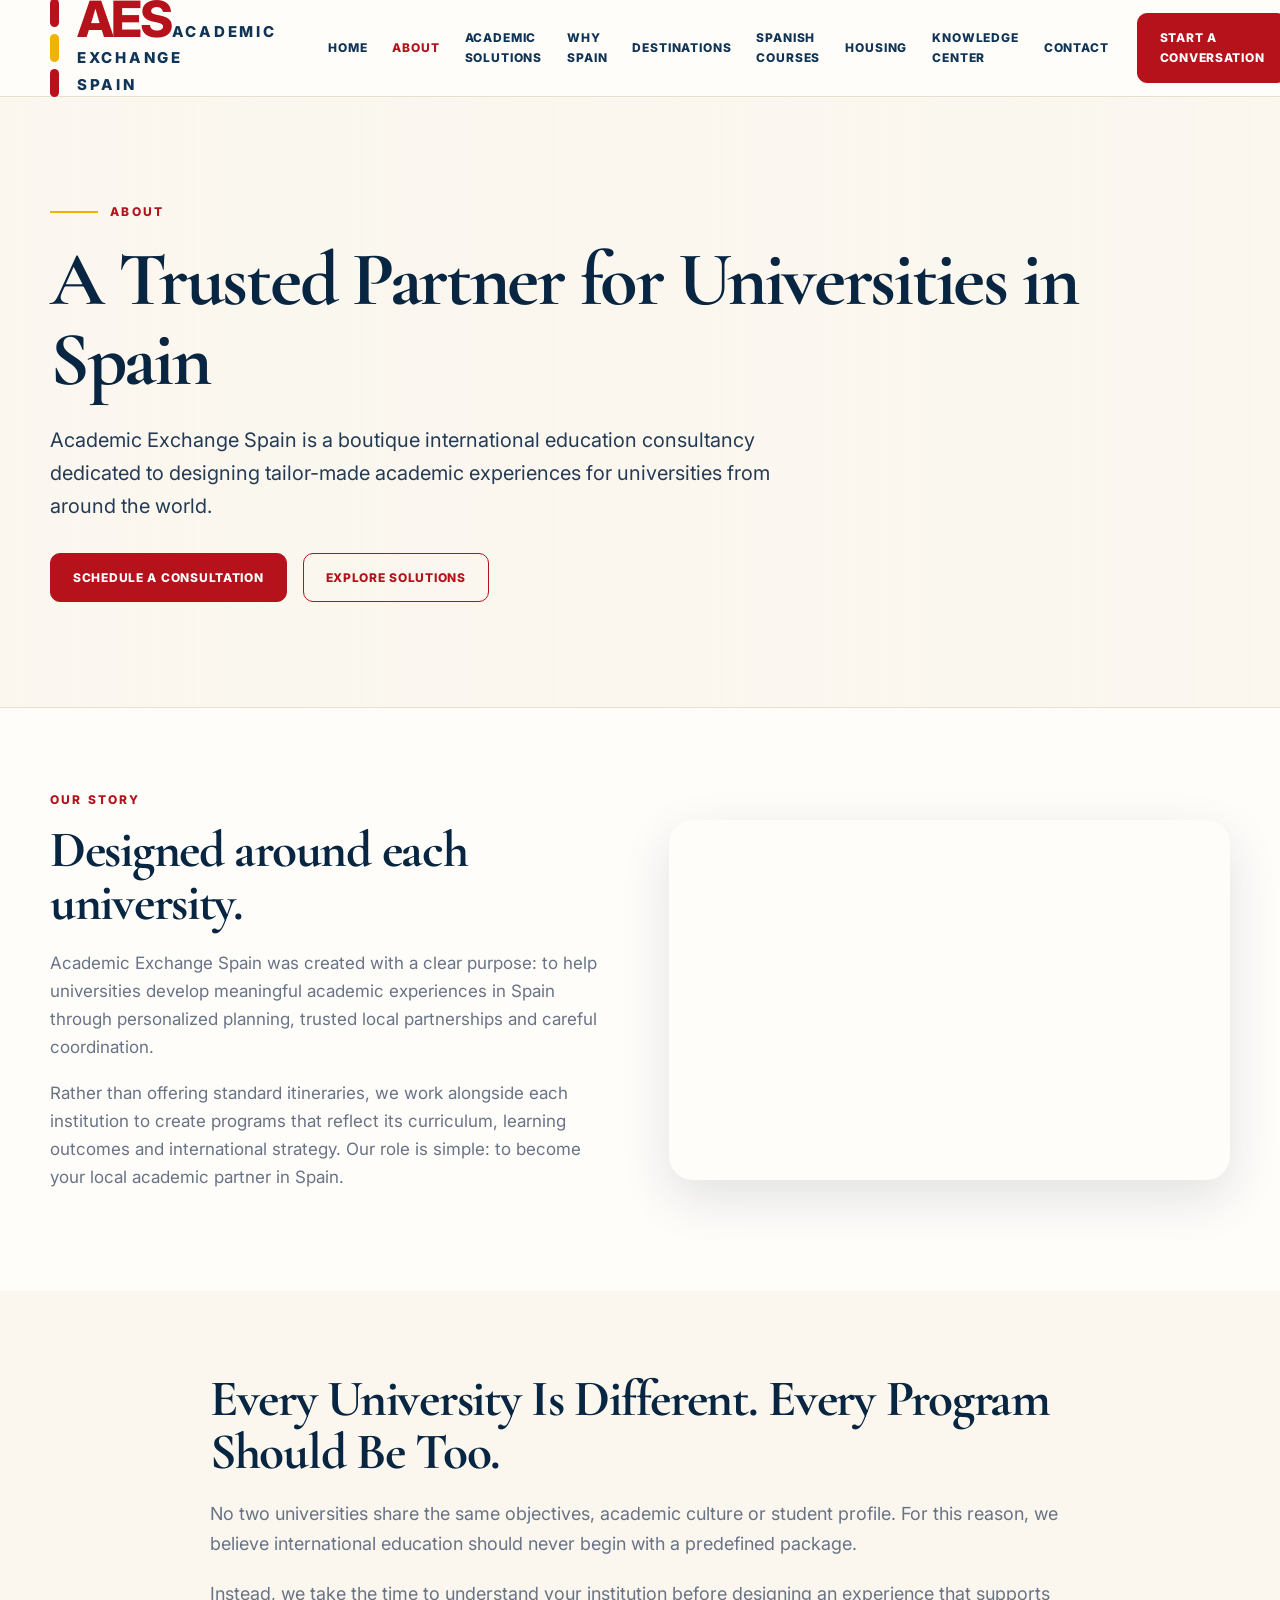
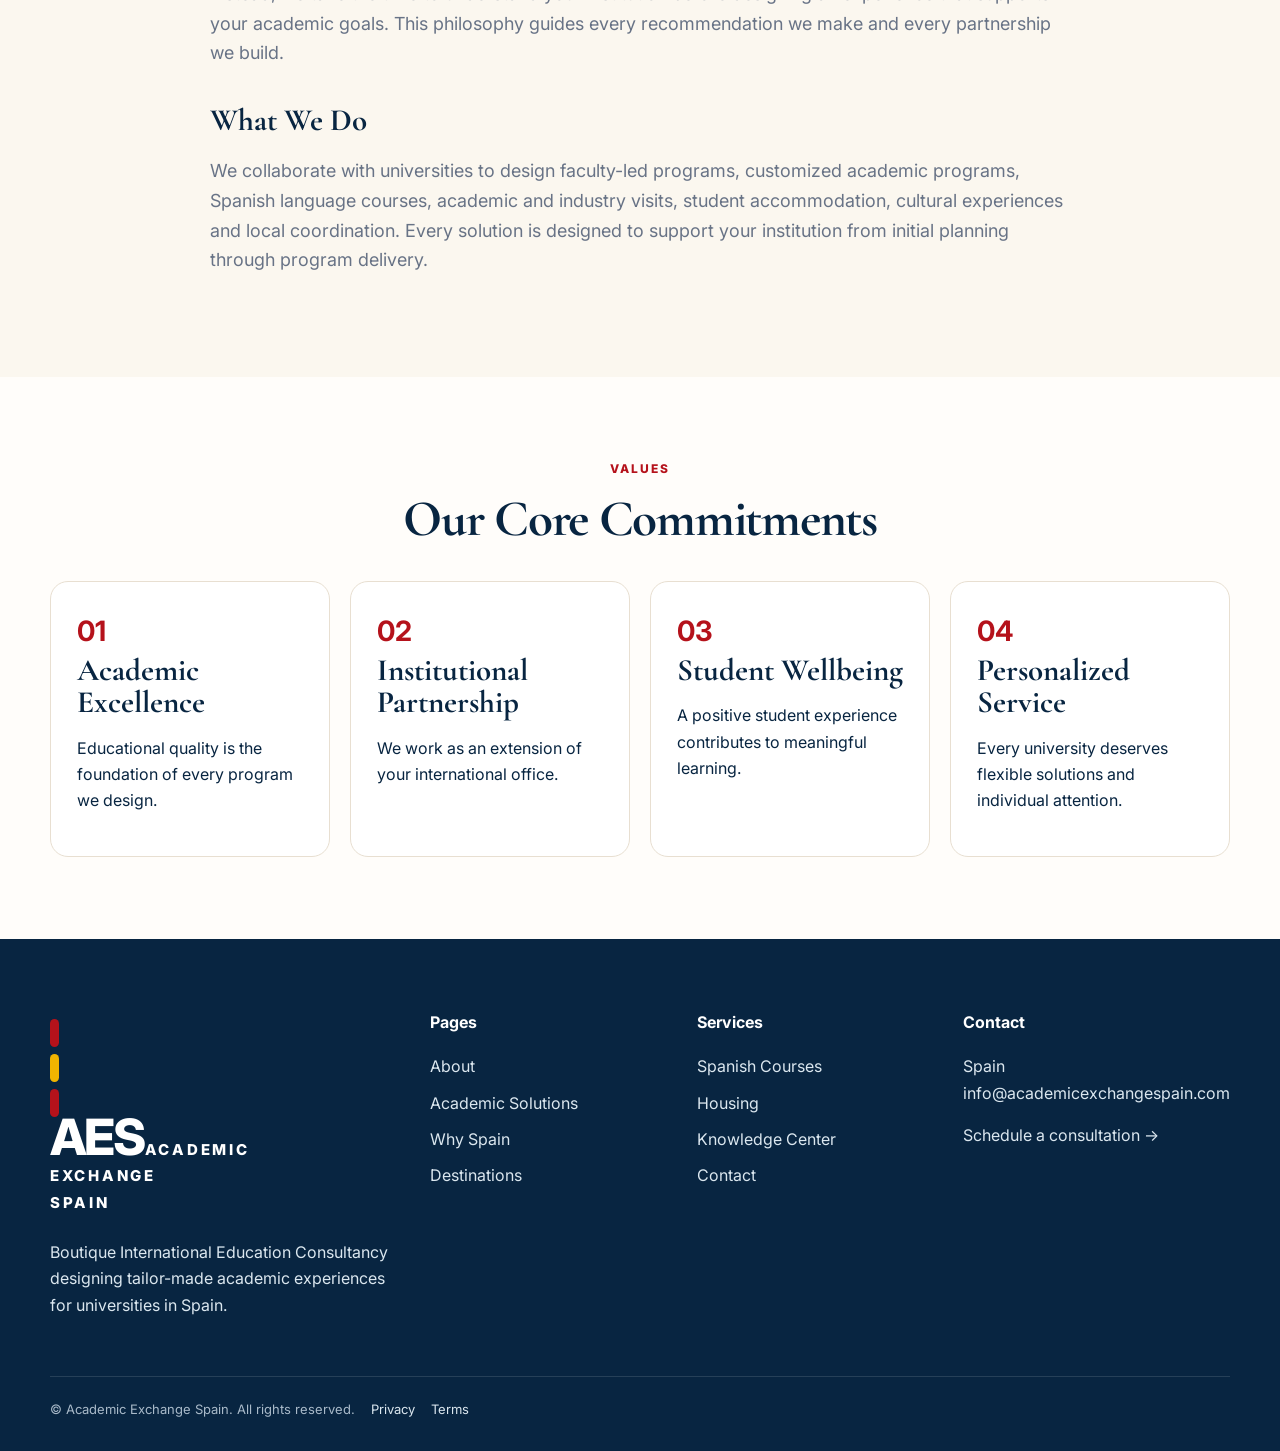
<file: about.html>
<!doctype html><html lang="en"><head><meta charset="utf-8"><meta name="viewport" content="width=device-width, initial-scale=1"><title>About | Academic Exchange Spain</title><meta name="description" content="About Academic Exchange Spain."><link rel="stylesheet" href="assets/css/styles.css"></head><body><header class="site-header"><div class="container nav"><a class="brand" href="index.html" aria-label="Academic Exchange Spain home"><span class="brand-mark"><i></i><i></i><i></i></span><span><span class="brand-aes">AES</span><span class="brand-name">Academic<br>Exchange<br>Spain</span></span></a><nav class="nav-links"><a class="" href="index.html">Home</a><a class="active" href="about.html">About</a><a class="" href="academic-solutions.html">Academic Solutions</a><a class="" href="why-spain.html">Why Spain</a><a class="" href="academic-destinations.html">Destinations</a><a class="" href="spanish-courses.html">Spanish Courses</a><a class="" href="housing.html">Housing</a><a class="" href="knowledge-center.html">Knowledge Center</a><a class="" href="contact.html">Contact</a></nav><a class="nav-cta" href="contact.html">Start a Conversation</a><button class="hamb" aria-label="Open menu">☰</button></div><div class="mobile-menu"><a href="index.html">Home</a><a href="about.html">About</a><a href="academic-solutions.html">Academic Solutions</a><a href="why-spain.html">Why Spain</a><a href="academic-destinations.html">Destinations</a><a href="spanish-courses.html">Spanish Courses</a><a href="housing.html">Housing</a><a href="knowledge-center.html">Knowledge Center</a><a href="contact.html">Contact</a></div></header><section class="page-hero" style="--hero:url('https://source.unsplash.com/1600x1000/?university,students,campus')"><div class="container"><div class="eyebrow">About</div><h1>A Trusted Partner for Universities in Spain</h1><p class="lead">Academic Exchange Spain is a boutique international education consultancy dedicated to designing tailor-made academic experiences for universities from around the world.</p><div class="btn-row"><a class="btn primary" href="contact.html">Schedule a Consultation</a><a class="btn outline" href="academic-solutions.html">Explore Solutions</a></div></div></section>
<section class="section white"><div class="container split"><div class="copy"><div class="label">Our Story</div><h2>Designed around each university.</h2><p>Academic Exchange Spain was created with a clear purpose: to help universities develop meaningful academic experiences in Spain through personalized planning, trusted local partnerships and careful coordination.</p><p>Rather than offering standard itineraries, we work alongside each institution to create programs that reflect its curriculum, learning outcomes and international strategy. Our role is simple: to become your local academic partner in Spain.</p></div><div class="photo" style="background-image:url('https://source.unsplash.com/1600x1000/?university,campus,students')"></div></div></section>
<section class="section"><div class="container long-text"><h2>Every University Is Different. Every Program Should Be Too.</h2><p>No two universities share the same objectives, academic culture or student profile. For this reason, we believe international education should never begin with a predefined package.</p><p>Instead, we take the time to understand your institution before designing an experience that supports your academic goals. This philosophy guides every recommendation we make and every partnership we build.</p><h3>What We Do</h3><p>We collaborate with universities to design faculty-led programs, customized academic programs, Spanish language courses, academic and industry visits, student accommodation, cultural experiences and local coordination. Every solution is designed to support your institution from initial planning through program delivery.</p></div></section>
<section class="section white"><div class="container"><div class="center"><div class="label">Values</div><h2>Our Core Commitments</h2></div><div class="feature-grid"><div class="feature"><b>01</b><h3>Academic Excellence</h3><p>Educational quality is the foundation of every program we design.</p></div><div class="feature"><b>02</b><h3>Institutional Partnership</h3><p>We work as an extension of your international office.</p></div><div class="feature"><b>03</b><h3>Student Wellbeing</h3><p>A positive student experience contributes to meaningful learning.</p></div><div class="feature"><b>04</b><h3>Personalized Service</h3><p>Every university deserves flexible solutions and individual attention.</p></div></div></div></section><footer class="footer"><div class="container"><div class="footer-grid"><div><a class="brand" href="index.html" aria-label="Academic Exchange Spain home"><span class="brand-mark"><i></i><i></i><i></i></span><span><span class="brand-aes">AES</span><span class="brand-name">Academic<br>Exchange<br>Spain</span></span></a><p style="margin-top:24px;max-width:360px">Boutique International Education Consultancy designing tailor-made academic experiences for universities in Spain.</p></div><div><h4>Pages</h4><a href="about.html">About</a><a href="academic-solutions.html">Academic Solutions</a><a href="why-spain.html">Why Spain</a><a href="academic-destinations.html">Destinations</a></div><div><h4>Services</h4><a href="spanish-courses.html">Spanish Courses</a><a href="housing.html">Housing</a><a href="knowledge-center.html">Knowledge Center</a><a href="contact.html">Contact</a></div><div><h4>Contact</h4><p>Spain<br>info@academicexchangespain.com</p><a href="contact.html">Schedule a consultation →</a></div></div><div class="copyright">© Academic Exchange Spain. All rights reserved. <a style="display:inline;margin-left:12px" href="privacy.html">Privacy</a> <a style="display:inline;margin-left:12px" href="terms.html">Terms</a></div></div></footer><script src="assets/js/main.js"></script></body></html>
</file>
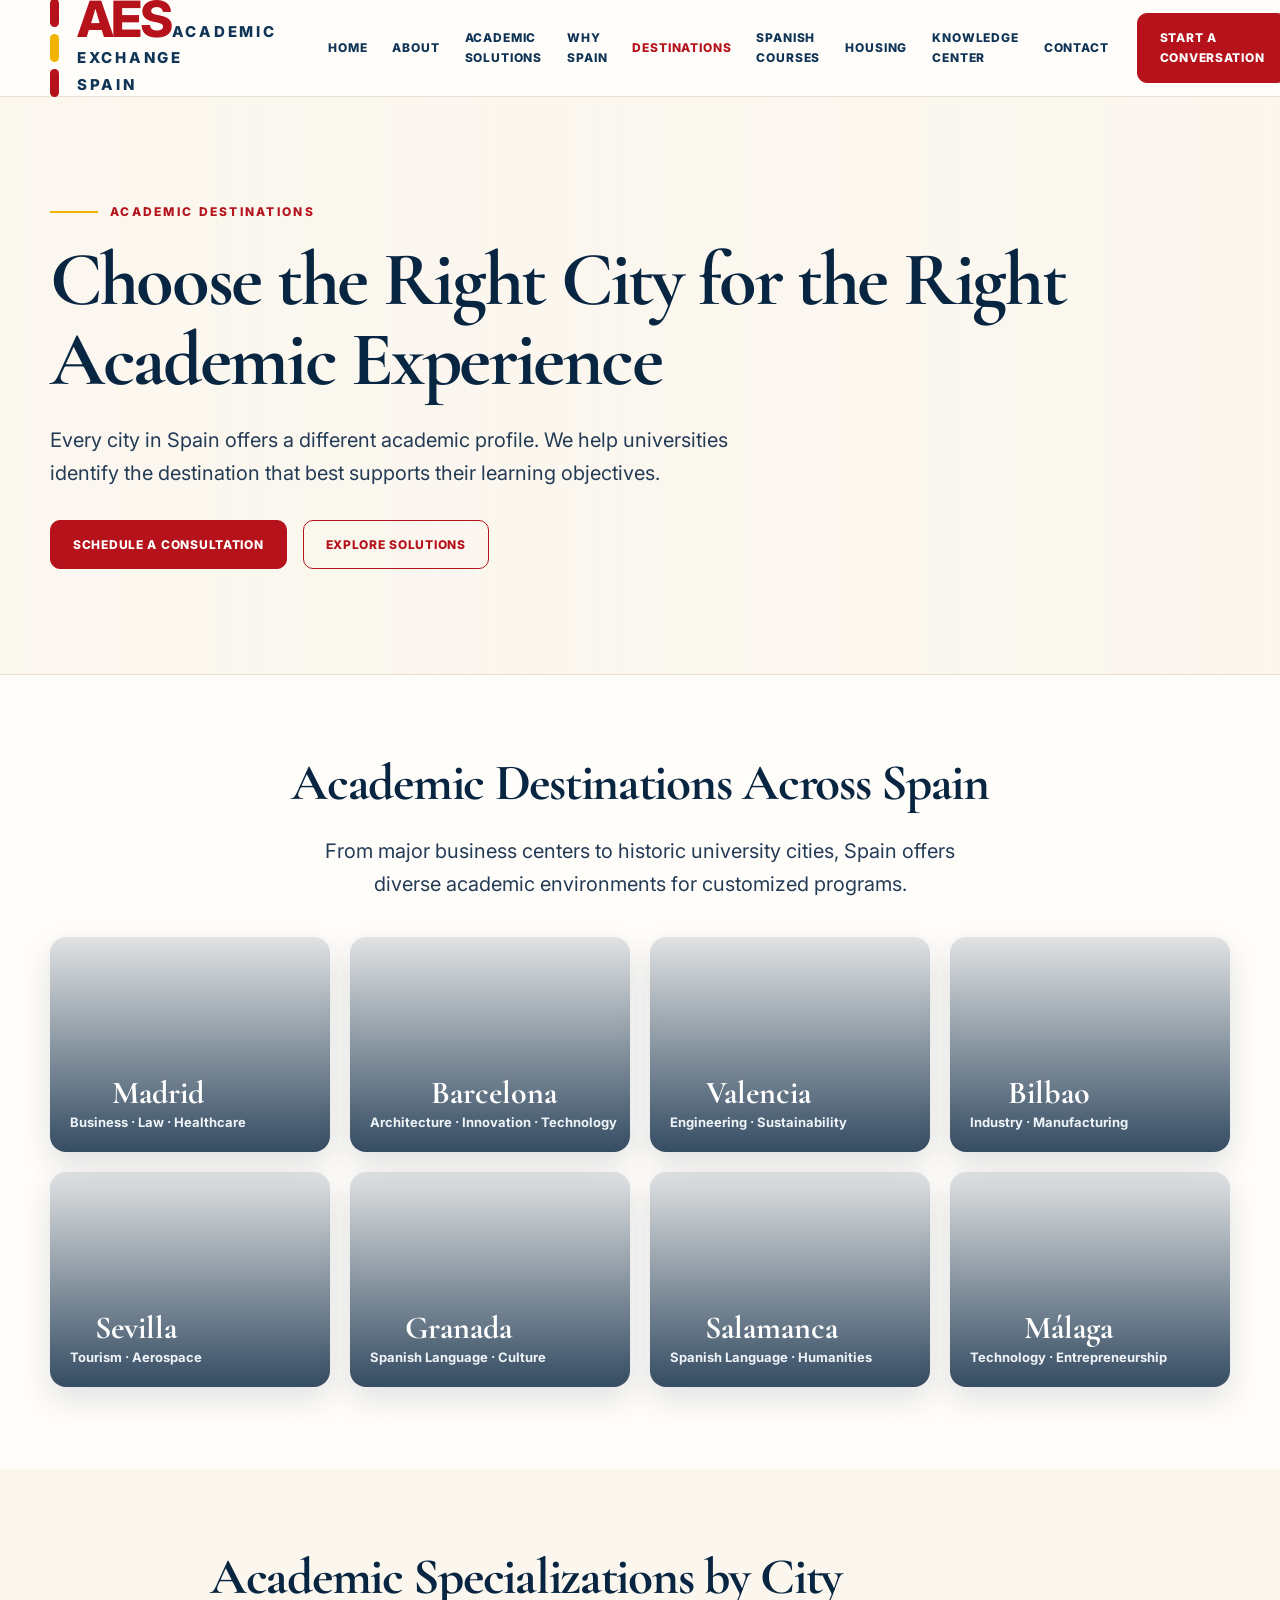
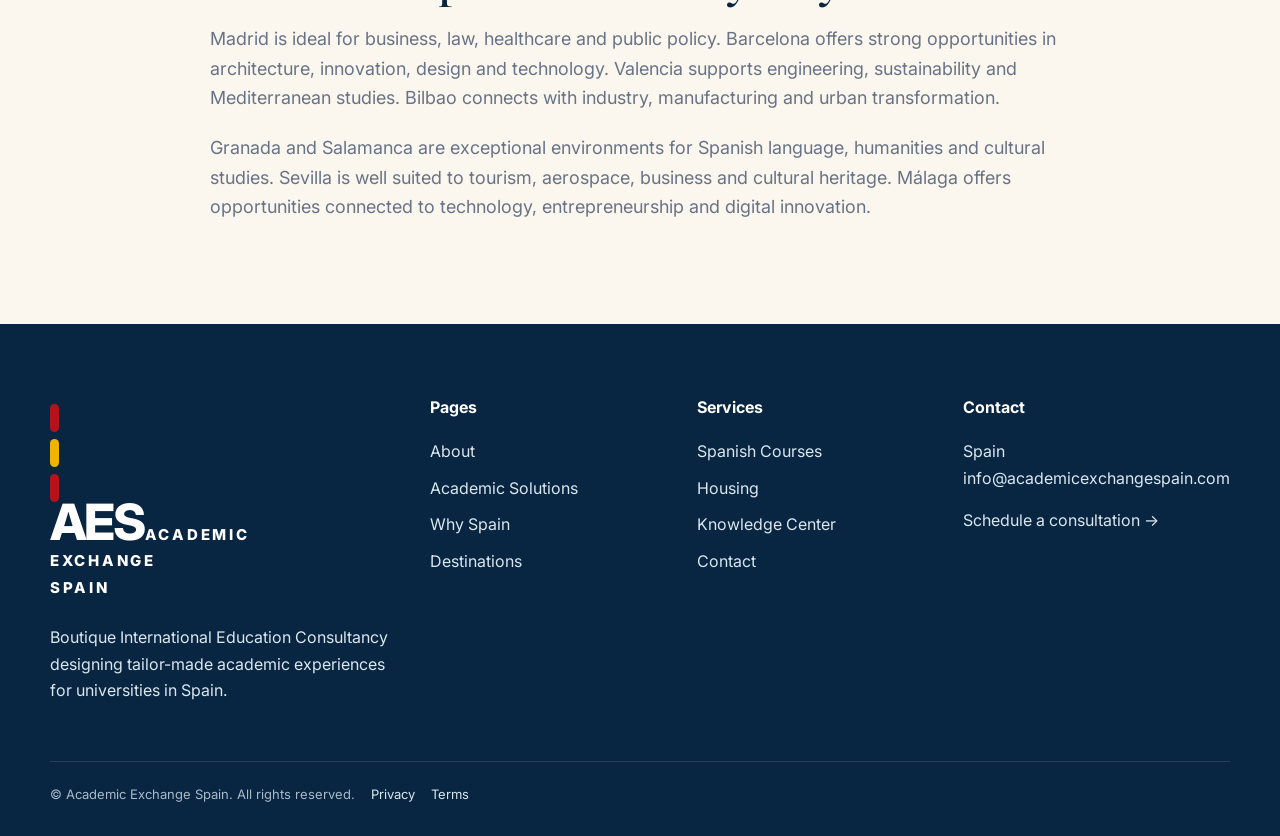
<file: academic-destinations.html>
<!doctype html><html lang="en"><head><meta charset="utf-8"><meta name="viewport" content="width=device-width, initial-scale=1"><title>Academic Destinations | Academic Exchange Spain</title><meta name="description" content="Academic destinations in Spain for universities."><link rel="stylesheet" href="assets/css/styles.css"></head><body><header class="site-header"><div class="container nav"><a class="brand" href="index.html" aria-label="Academic Exchange Spain home"><span class="brand-mark"><i></i><i></i><i></i></span><span><span class="brand-aes">AES</span><span class="brand-name">Academic<br>Exchange<br>Spain</span></span></a><nav class="nav-links"><a class="" href="index.html">Home</a><a class="" href="about.html">About</a><a class="" href="academic-solutions.html">Academic Solutions</a><a class="" href="why-spain.html">Why Spain</a><a class="active" href="academic-destinations.html">Destinations</a><a class="" href="spanish-courses.html">Spanish Courses</a><a class="" href="housing.html">Housing</a><a class="" href="knowledge-center.html">Knowledge Center</a><a class="" href="contact.html">Contact</a></nav><a class="nav-cta" href="contact.html">Start a Conversation</a><button class="hamb" aria-label="Open menu">☰</button></div><div class="mobile-menu"><a href="index.html">Home</a><a href="about.html">About</a><a href="academic-solutions.html">Academic Solutions</a><a href="why-spain.html">Why Spain</a><a href="academic-destinations.html">Destinations</a><a href="spanish-courses.html">Spanish Courses</a><a href="housing.html">Housing</a><a href="knowledge-center.html">Knowledge Center</a><a href="contact.html">Contact</a></div></header><section class="page-hero" style="--hero:url('https://source.unsplash.com/1200x900/?madrid,cibeles')"><div class="container"><div class="eyebrow">Academic Destinations</div><h1>Choose the Right City for the Right Academic Experience</h1><p class="lead">Every city in Spain offers a different academic profile. We help universities identify the destination that best supports their learning objectives.</p><div class="btn-row"><a class="btn primary" href="contact.html">Schedule a Consultation</a><a class="btn outline" href="academic-solutions.html">Explore Solutions</a></div></div></section><section class="section white"><div class="container center"><h2>Academic Destinations Across Spain</h2><p class="lead">From major business centers to historic university cities, Spain offers diverse academic environments for customized programs.</p><div class="dest-grid"><a class="dest" href="academic-destinations.html" style="background-image:url('https://source.unsplash.com/1200x900/?madrid,cibeles')"><div><h3>Madrid</h3><p>Business · Law · Healthcare</p></div></a><a class="dest" href="academic-destinations.html" style="background-image:url('https://source.unsplash.com/1200x900/?barcelona,sagrada,familia')"><div><h3>Barcelona</h3><p>Architecture · Innovation · Technology</p></div></a><a class="dest" href="academic-destinations.html" style="background-image:url('https://source.unsplash.com/1200x900/?valencia,city,arts,sciences')"><div><h3>Valencia</h3><p>Engineering · Sustainability</p></div></a><a class="dest" href="academic-destinations.html" style="background-image:url('https://source.unsplash.com/1200x900/?bilbao,guggenheim')"><div><h3>Bilbao</h3><p>Industry · Manufacturing</p></div></a><a class="dest" href="academic-destinations.html" style="background-image:url('https://source.unsplash.com/1200x900/?seville,plaza,espana')"><div><h3>Sevilla</h3><p>Tourism · Aerospace</p></div></a><a class="dest" href="academic-destinations.html" style="background-image:url('https://source.unsplash.com/1200x900/?granada,alhambra')"><div><h3>Granada</h3><p>Spanish Language · Culture</p></div></a><a class="dest" href="academic-destinations.html" style="background-image:url('https://source.unsplash.com/1200x900/?salamanca,university')"><div><h3>Salamanca</h3><p>Spanish Language · Humanities</p></div></a><a class="dest" href="academic-destinations.html" style="background-image:url('https://source.unsplash.com/1200x900/?malaga,spain,port')"><div><h3>Málaga</h3><p>Technology · Entrepreneurship</p></div></a></div></div></section><section class="section"><div class="container long-text"><h2>Academic Specializations by City</h2><p>Madrid is ideal for business, law, healthcare and public policy. Barcelona offers strong opportunities in architecture, innovation, design and technology. Valencia supports engineering, sustainability and Mediterranean studies. Bilbao connects with industry, manufacturing and urban transformation.</p><p>Granada and Salamanca are exceptional environments for Spanish language, humanities and cultural studies. Sevilla is well suited to tourism, aerospace, business and cultural heritage. Málaga offers opportunities connected to technology, entrepreneurship and digital innovation.</p></div></section><footer class="footer"><div class="container"><div class="footer-grid"><div><a class="brand" href="index.html" aria-label="Academic Exchange Spain home"><span class="brand-mark"><i></i><i></i><i></i></span><span><span class="brand-aes">AES</span><span class="brand-name">Academic<br>Exchange<br>Spain</span></span></a><p style="margin-top:24px;max-width:360px">Boutique International Education Consultancy designing tailor-made academic experiences for universities in Spain.</p></div><div><h4>Pages</h4><a href="about.html">About</a><a href="academic-solutions.html">Academic Solutions</a><a href="why-spain.html">Why Spain</a><a href="academic-destinations.html">Destinations</a></div><div><h4>Services</h4><a href="spanish-courses.html">Spanish Courses</a><a href="housing.html">Housing</a><a href="knowledge-center.html">Knowledge Center</a><a href="contact.html">Contact</a></div><div><h4>Contact</h4><p>Spain<br>info@academicexchangespain.com</p><a href="contact.html">Schedule a consultation →</a></div></div><div class="copyright">© Academic Exchange Spain. All rights reserved. <a style="display:inline;margin-left:12px" href="privacy.html">Privacy</a> <a style="display:inline;margin-left:12px" href="terms.html">Terms</a></div></div></footer><script src="assets/js/main.js"></script></body></html>
</file>
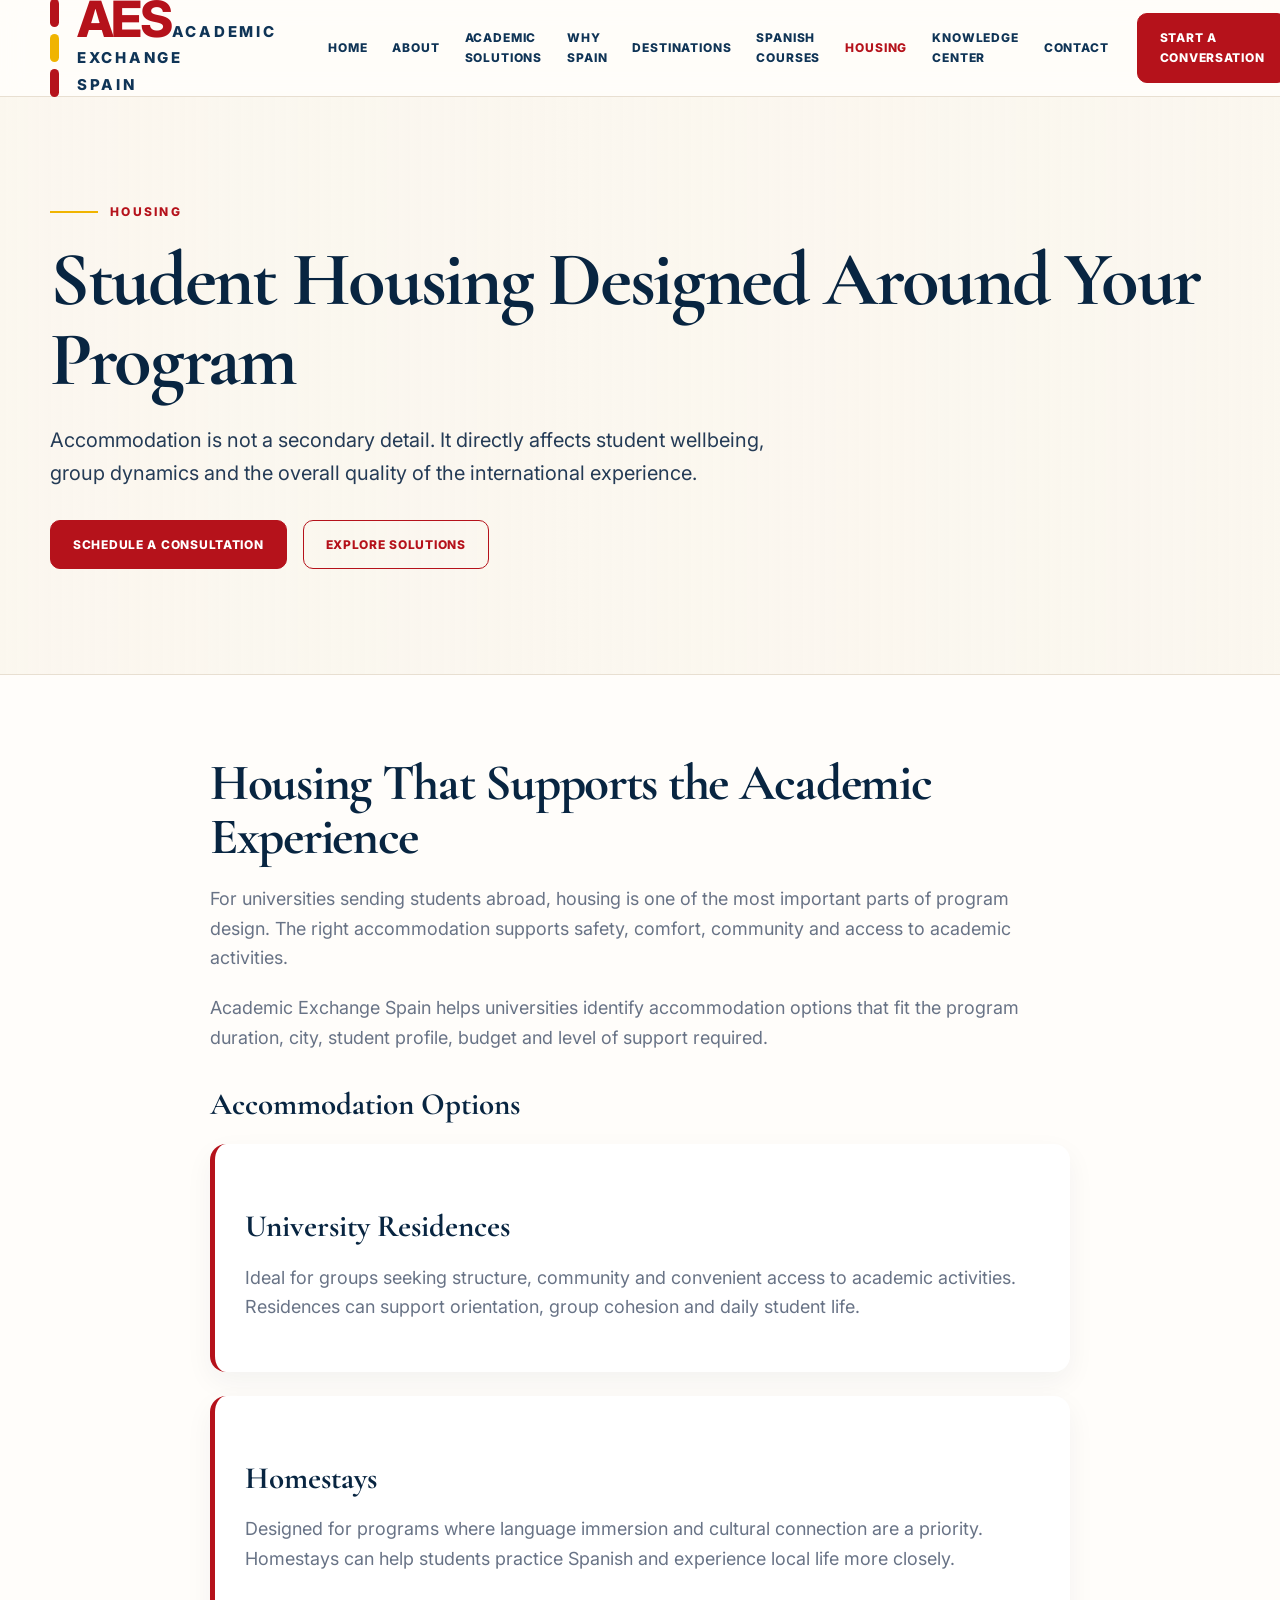
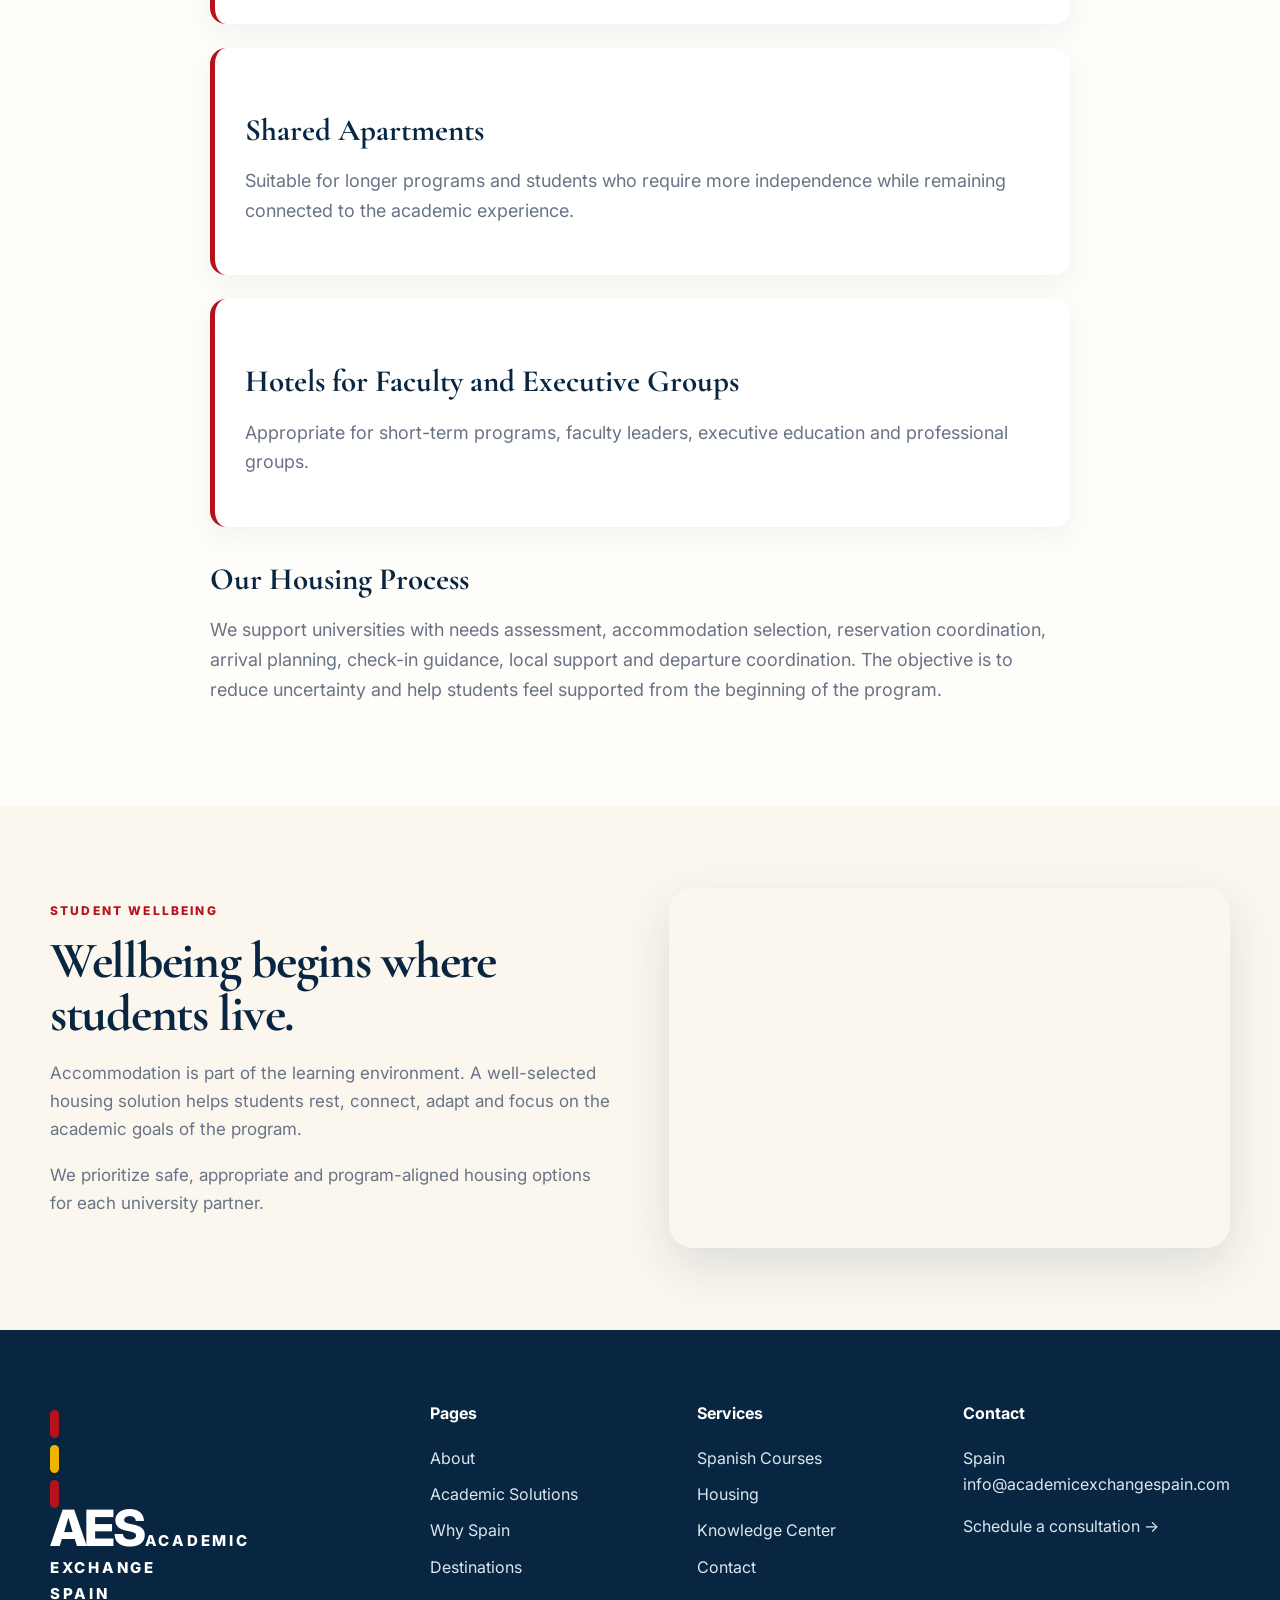
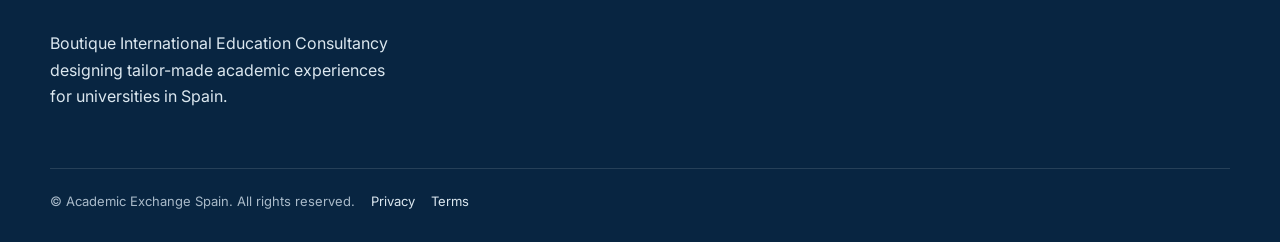
<file: housing.html>
<!doctype html><html lang="en"><head><meta charset="utf-8"><meta name="viewport" content="width=device-width, initial-scale=1"><title>Housing | Academic Exchange Spain</title><meta name="description" content="Student housing and accommodation coordination for university programs in Spain."><link rel="stylesheet" href="assets/css/styles.css"></head><body><header class="site-header"><div class="container nav"><a class="brand" href="index.html" aria-label="Academic Exchange Spain home"><span class="brand-mark"><i></i><i></i><i></i></span><span><span class="brand-aes">AES</span><span class="brand-name">Academic<br>Exchange<br>Spain</span></span></a><nav class="nav-links"><a class="" href="index.html">Home</a><a class="" href="about.html">About</a><a class="" href="academic-solutions.html">Academic Solutions</a><a class="" href="why-spain.html">Why Spain</a><a class="" href="academic-destinations.html">Destinations</a><a class="" href="spanish-courses.html">Spanish Courses</a><a class="active" href="housing.html">Housing</a><a class="" href="knowledge-center.html">Knowledge Center</a><a class="" href="contact.html">Contact</a></nav><a class="nav-cta" href="contact.html">Start a Conversation</a><button class="hamb" aria-label="Open menu">☰</button></div><div class="mobile-menu"><a href="index.html">Home</a><a href="about.html">About</a><a href="academic-solutions.html">Academic Solutions</a><a href="why-spain.html">Why Spain</a><a href="academic-destinations.html">Destinations</a><a href="spanish-courses.html">Spanish Courses</a><a href="housing.html">Housing</a><a href="knowledge-center.html">Knowledge Center</a><a href="contact.html">Contact</a></div></header><section class="page-hero" style="--hero:url('https://source.unsplash.com/1600x1000/?student,residence,dormitory')"><div class="container"><div class="eyebrow">Housing</div><h1>Student Housing Designed Around Your Program</h1><p class="lead">Accommodation is not a secondary detail. It directly affects student wellbeing, group dynamics and the overall quality of the international experience.</p><div class="btn-row"><a class="btn primary" href="contact.html">Schedule a Consultation</a><a class="btn outline" href="academic-solutions.html">Explore Solutions</a></div></div></section>
<section class="section white"><div class="container long-text"><h2>Housing That Supports the Academic Experience</h2><p>For universities sending students abroad, housing is one of the most important parts of program design. The right accommodation supports safety, comfort, community and access to academic activities.</p><p>Academic Exchange Spain helps universities identify accommodation options that fit the program duration, city, student profile, budget and level of support required.</p><h3>Accommodation Options</h3><div class="program-detail"><h3>University Residences</h3><p>Ideal for groups seeking structure, community and convenient access to academic activities. Residences can support orientation, group cohesion and daily student life.</p></div><div class="program-detail"><h3>Homestays</h3><p>Designed for programs where language immersion and cultural connection are a priority. Homestays can help students practice Spanish and experience local life more closely.</p></div><div class="program-detail"><h3>Shared Apartments</h3><p>Suitable for longer programs and students who require more independence while remaining connected to the academic experience.</p></div><div class="program-detail"><h3>Hotels for Faculty and Executive Groups</h3><p>Appropriate for short-term programs, faculty leaders, executive education and professional groups.</p></div><h3>Our Housing Process</h3><p>We support universities with needs assessment, accommodation selection, reservation coordination, arrival planning, check-in guidance, local support and departure coordination. The objective is to reduce uncertainty and help students feel supported from the beginning of the program.</p></div></section>
<section class="section"><div class="container split"><div class="copy"><div class="label">Student Wellbeing</div><h2>Wellbeing begins where students live.</h2><p>Accommodation is part of the learning environment. A well-selected housing solution helps students rest, connect, adapt and focus on the academic goals of the program.</p><p>We prioritize safe, appropriate and program-aligned housing options for each university partner.</p></div><div class="photo" style="background-image:url('https://source.unsplash.com/1600x1000/?student,residence,dormitory')"></div></div></section><footer class="footer"><div class="container"><div class="footer-grid"><div><a class="brand" href="index.html" aria-label="Academic Exchange Spain home"><span class="brand-mark"><i></i><i></i><i></i></span><span><span class="brand-aes">AES</span><span class="brand-name">Academic<br>Exchange<br>Spain</span></span></a><p style="margin-top:24px;max-width:360px">Boutique International Education Consultancy designing tailor-made academic experiences for universities in Spain.</p></div><div><h4>Pages</h4><a href="about.html">About</a><a href="academic-solutions.html">Academic Solutions</a><a href="why-spain.html">Why Spain</a><a href="academic-destinations.html">Destinations</a></div><div><h4>Services</h4><a href="spanish-courses.html">Spanish Courses</a><a href="housing.html">Housing</a><a href="knowledge-center.html">Knowledge Center</a><a href="contact.html">Contact</a></div><div><h4>Contact</h4><p>Spain<br>info@academicexchangespain.com</p><a href="contact.html">Schedule a consultation →</a></div></div><div class="copyright">© Academic Exchange Spain. All rights reserved. <a style="display:inline;margin-left:12px" href="privacy.html">Privacy</a> <a style="display:inline;margin-left:12px" href="terms.html">Terms</a></div></div></footer><script src="assets/js/main.js"></script></body></html>
</file>
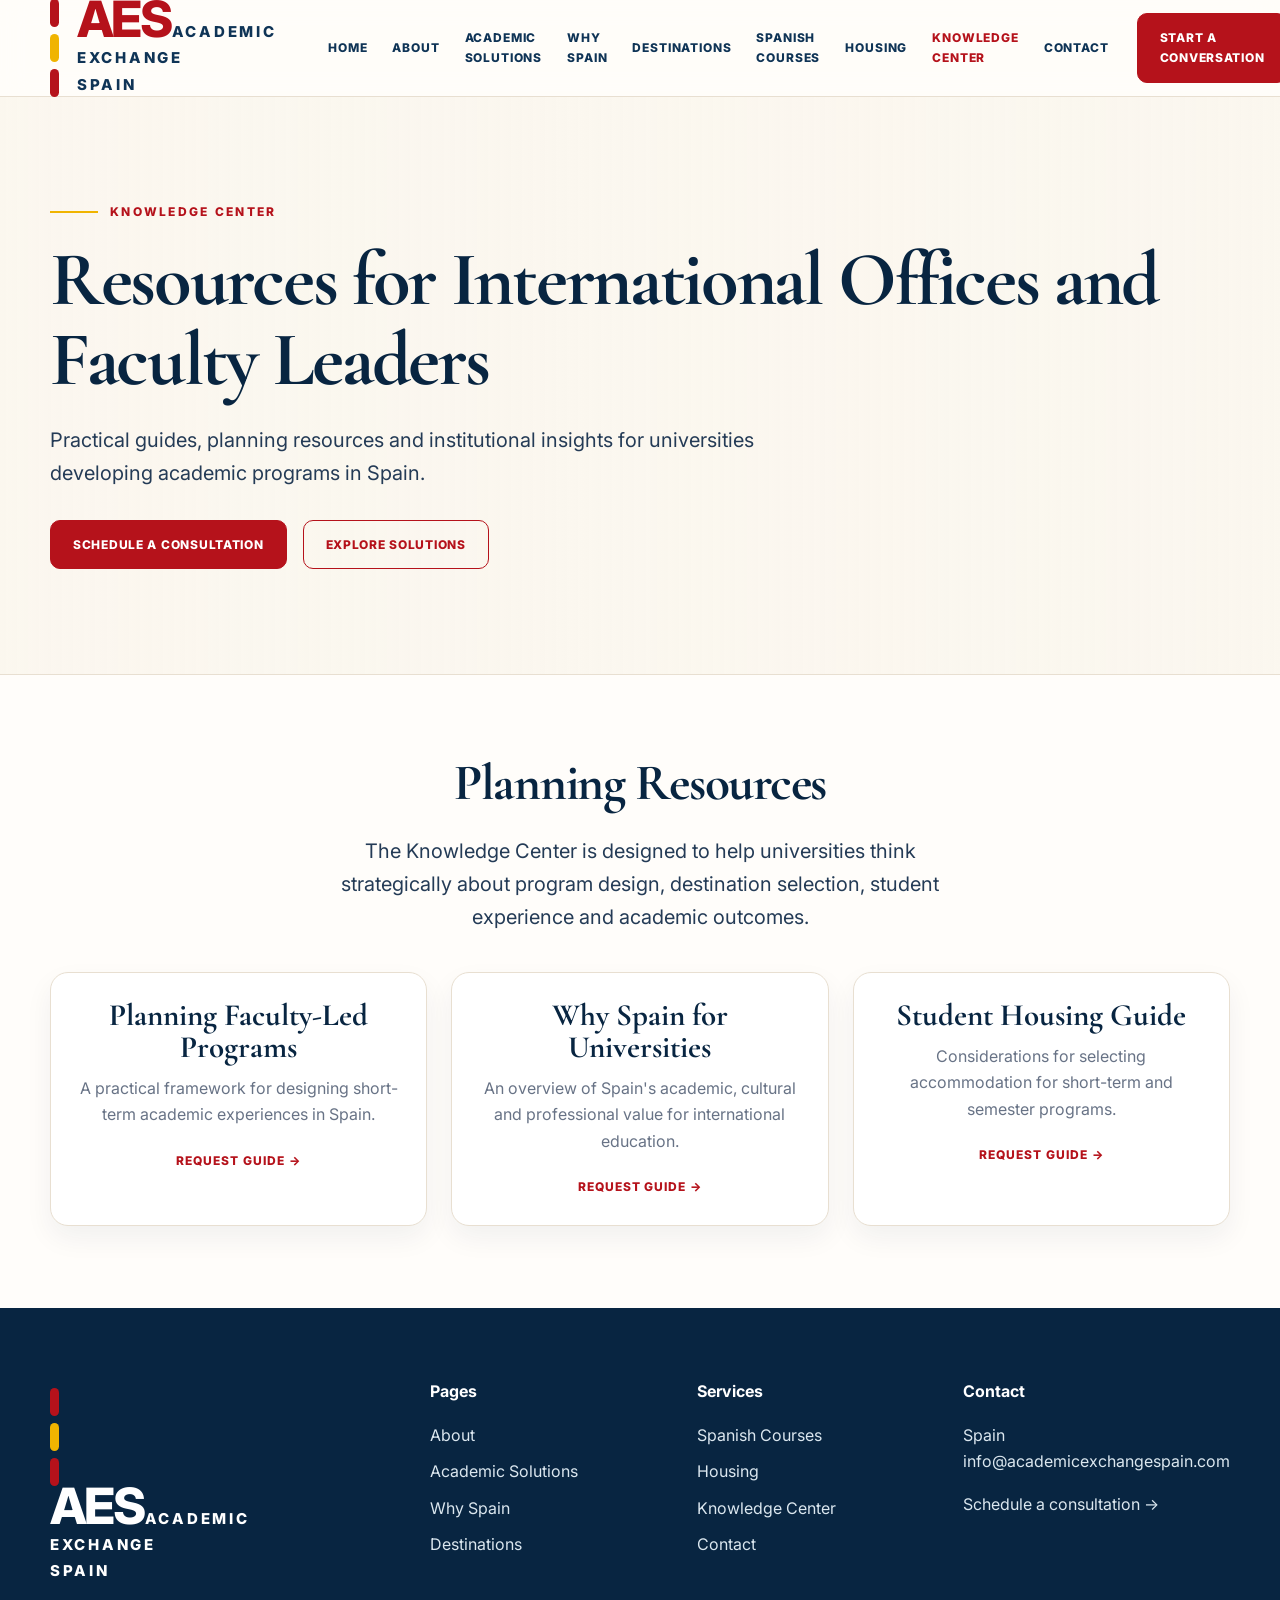
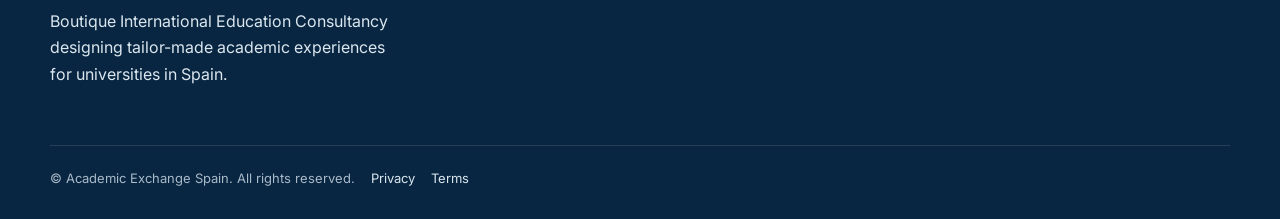
<file: knowledge-center.html>
<!doctype html><html lang="en"><head><meta charset="utf-8"><meta name="viewport" content="width=device-width, initial-scale=1"><title>Knowledge Center | Academic Exchange Spain</title><meta name="description" content="Academic resources for universities planning programs in Spain."><link rel="stylesheet" href="assets/css/styles.css"></head><body><header class="site-header"><div class="container nav"><a class="brand" href="index.html" aria-label="Academic Exchange Spain home"><span class="brand-mark"><i></i><i></i><i></i></span><span><span class="brand-aes">AES</span><span class="brand-name">Academic<br>Exchange<br>Spain</span></span></a><nav class="nav-links"><a class="" href="index.html">Home</a><a class="" href="about.html">About</a><a class="" href="academic-solutions.html">Academic Solutions</a><a class="" href="why-spain.html">Why Spain</a><a class="" href="academic-destinations.html">Destinations</a><a class="" href="spanish-courses.html">Spanish Courses</a><a class="" href="housing.html">Housing</a><a class="active" href="knowledge-center.html">Knowledge Center</a><a class="" href="contact.html">Contact</a></nav><a class="nav-cta" href="contact.html">Start a Conversation</a><button class="hamb" aria-label="Open menu">☰</button></div><div class="mobile-menu"><a href="index.html">Home</a><a href="about.html">About</a><a href="academic-solutions.html">Academic Solutions</a><a href="why-spain.html">Why Spain</a><a href="academic-destinations.html">Destinations</a><a href="spanish-courses.html">Spanish Courses</a><a href="housing.html">Housing</a><a href="knowledge-center.html">Knowledge Center</a><a href="contact.html">Contact</a></div></header><section class="page-hero" style="--hero:url('https://source.unsplash.com/1600x1000/?university,library')"><div class="container"><div class="eyebrow">Knowledge Center</div><h1>Resources for International Offices and Faculty Leaders</h1><p class="lead">Practical guides, planning resources and institutional insights for universities developing academic programs in Spain.</p><div class="btn-row"><a class="btn primary" href="contact.html">Schedule a Consultation</a><a class="btn outline" href="academic-solutions.html">Explore Solutions</a></div></div></section>
<section class="section white"><div class="container center"><h2>Planning Resources</h2><p class="lead">The Knowledge Center is designed to help universities think strategically about program design, destination selection, student experience and academic outcomes.</p><div class="cards"><article class="card"><div class="card-body"><h3>Planning Faculty-Led Programs</h3><p>A practical framework for designing short-term academic experiences in Spain.</p><a class="text-link" href="contact.html">Request guide →</a></div></article><article class="card"><div class="card-body"><h3>Why Spain for Universities</h3><p>An overview of Spain's academic, cultural and professional value for international education.</p><a class="text-link" href="contact.html">Request guide →</a></div></article><article class="card"><div class="card-body"><h3>Student Housing Guide</h3><p>Considerations for selecting accommodation for short-term and semester programs.</p><a class="text-link" href="contact.html">Request guide →</a></div></article></div></div></section><footer class="footer"><div class="container"><div class="footer-grid"><div><a class="brand" href="index.html" aria-label="Academic Exchange Spain home"><span class="brand-mark"><i></i><i></i><i></i></span><span><span class="brand-aes">AES</span><span class="brand-name">Academic<br>Exchange<br>Spain</span></span></a><p style="margin-top:24px;max-width:360px">Boutique International Education Consultancy designing tailor-made academic experiences for universities in Spain.</p></div><div><h4>Pages</h4><a href="about.html">About</a><a href="academic-solutions.html">Academic Solutions</a><a href="why-spain.html">Why Spain</a><a href="academic-destinations.html">Destinations</a></div><div><h4>Services</h4><a href="spanish-courses.html">Spanish Courses</a><a href="housing.html">Housing</a><a href="knowledge-center.html">Knowledge Center</a><a href="contact.html">Contact</a></div><div><h4>Contact</h4><p>Spain<br>info@academicexchangespain.com</p><a href="contact.html">Schedule a consultation →</a></div></div><div class="copyright">© Academic Exchange Spain. All rights reserved. <a style="display:inline;margin-left:12px" href="privacy.html">Privacy</a> <a style="display:inline;margin-left:12px" href="terms.html">Terms</a></div></div></footer><script src="assets/js/main.js"></script></body></html>
</file>
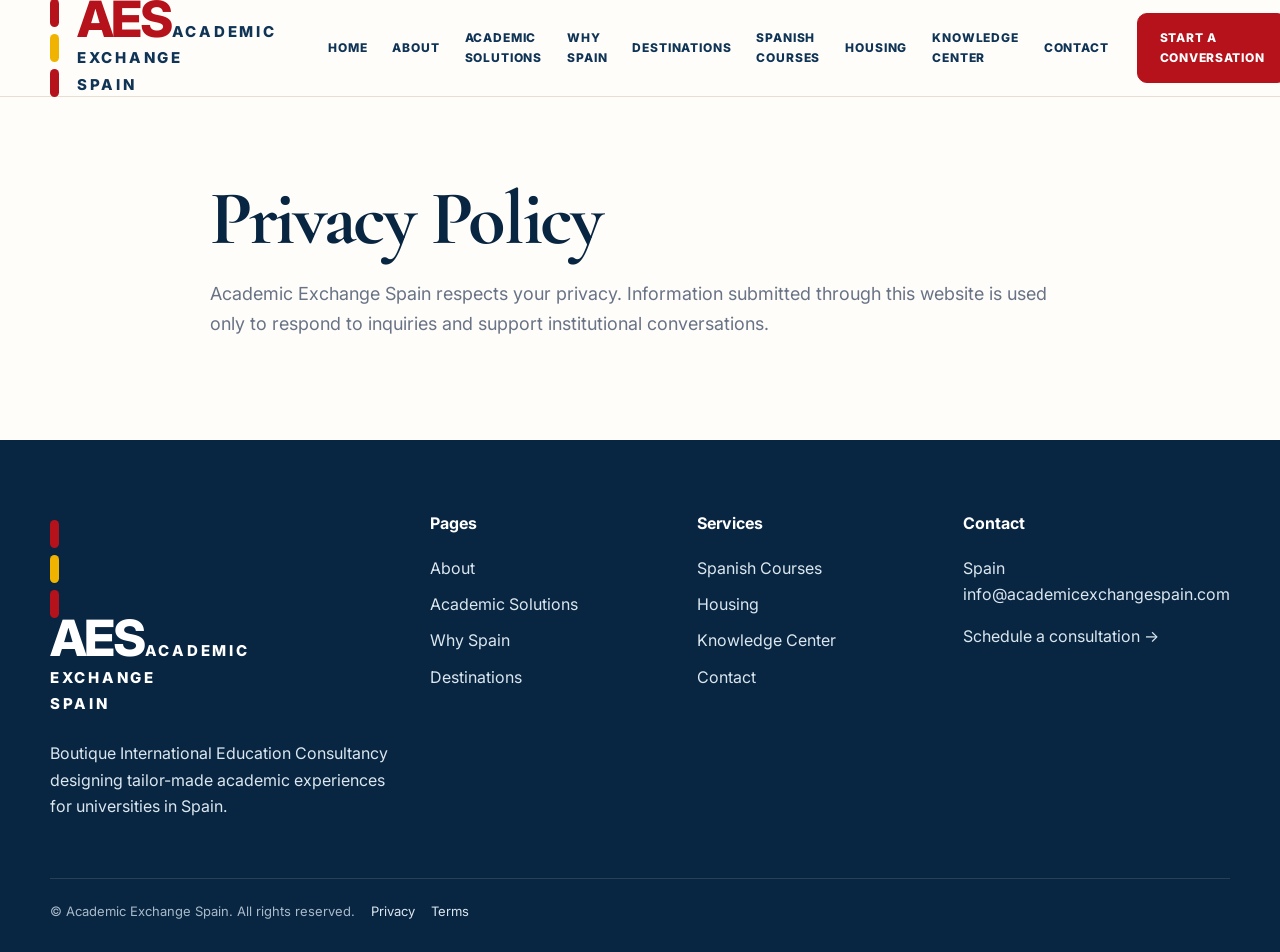
<file: privacy.html>
<!doctype html><html lang="en"><head><meta charset="utf-8"><meta name="viewport" content="width=device-width, initial-scale=1"><title>Privacy Policy | Academic Exchange Spain</title><meta name="description" content="Privacy policy."><link rel="stylesheet" href="assets/css/styles.css"></head><body><header class="site-header"><div class="container nav"><a class="brand" href="index.html" aria-label="Academic Exchange Spain home"><span class="brand-mark"><i></i><i></i><i></i></span><span><span class="brand-aes">AES</span><span class="brand-name">Academic<br>Exchange<br>Spain</span></span></a><nav class="nav-links"><a class="" href="index.html">Home</a><a class="" href="about.html">About</a><a class="" href="academic-solutions.html">Academic Solutions</a><a class="" href="why-spain.html">Why Spain</a><a class="" href="academic-destinations.html">Destinations</a><a class="" href="spanish-courses.html">Spanish Courses</a><a class="" href="housing.html">Housing</a><a class="" href="knowledge-center.html">Knowledge Center</a><a class="" href="contact.html">Contact</a></nav><a class="nav-cta" href="contact.html">Start a Conversation</a><button class="hamb" aria-label="Open menu">☰</button></div><div class="mobile-menu"><a href="index.html">Home</a><a href="about.html">About</a><a href="academic-solutions.html">Academic Solutions</a><a href="why-spain.html">Why Spain</a><a href="academic-destinations.html">Destinations</a><a href="spanish-courses.html">Spanish Courses</a><a href="housing.html">Housing</a><a href="knowledge-center.html">Knowledge Center</a><a href="contact.html">Contact</a></div></header><section class="section white"><div class="container long-text"><h1>Privacy Policy</h1><p>Academic Exchange Spain respects your privacy. Information submitted through this website is used only to respond to inquiries and support institutional conversations.</p></div></section><footer class="footer"><div class="container"><div class="footer-grid"><div><a class="brand" href="index.html" aria-label="Academic Exchange Spain home"><span class="brand-mark"><i></i><i></i><i></i></span><span><span class="brand-aes">AES</span><span class="brand-name">Academic<br>Exchange<br>Spain</span></span></a><p style="margin-top:24px;max-width:360px">Boutique International Education Consultancy designing tailor-made academic experiences for universities in Spain.</p></div><div><h4>Pages</h4><a href="about.html">About</a><a href="academic-solutions.html">Academic Solutions</a><a href="why-spain.html">Why Spain</a><a href="academic-destinations.html">Destinations</a></div><div><h4>Services</h4><a href="spanish-courses.html">Spanish Courses</a><a href="housing.html">Housing</a><a href="knowledge-center.html">Knowledge Center</a><a href="contact.html">Contact</a></div><div><h4>Contact</h4><p>Spain<br>info@academicexchangespain.com</p><a href="contact.html">Schedule a consultation →</a></div></div><div class="copyright">© Academic Exchange Spain. All rights reserved. <a style="display:inline;margin-left:12px" href="privacy.html">Privacy</a> <a style="display:inline;margin-left:12px" href="terms.html">Terms</a></div></div></footer><script src="assets/js/main.js"></script></body></html>
</file>
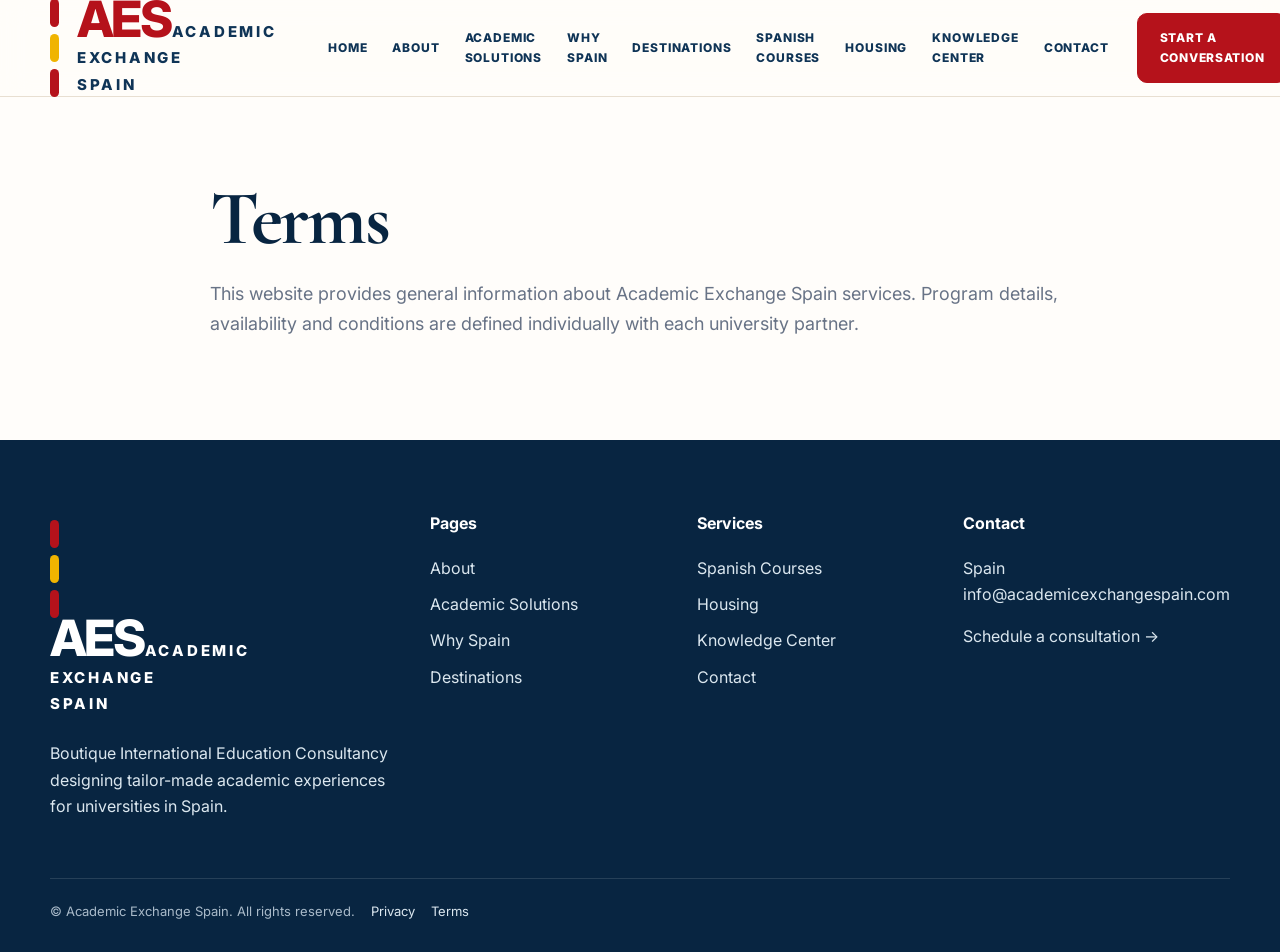
<file: terms.html>
<!doctype html><html lang="en"><head><meta charset="utf-8"><meta name="viewport" content="width=device-width, initial-scale=1"><title>Terms | Academic Exchange Spain</title><meta name="description" content="Terms and conditions."><link rel="stylesheet" href="assets/css/styles.css"></head><body><header class="site-header"><div class="container nav"><a class="brand" href="index.html" aria-label="Academic Exchange Spain home"><span class="brand-mark"><i></i><i></i><i></i></span><span><span class="brand-aes">AES</span><span class="brand-name">Academic<br>Exchange<br>Spain</span></span></a><nav class="nav-links"><a class="" href="index.html">Home</a><a class="" href="about.html">About</a><a class="" href="academic-solutions.html">Academic Solutions</a><a class="" href="why-spain.html">Why Spain</a><a class="" href="academic-destinations.html">Destinations</a><a class="" href="spanish-courses.html">Spanish Courses</a><a class="" href="housing.html">Housing</a><a class="" href="knowledge-center.html">Knowledge Center</a><a class="" href="contact.html">Contact</a></nav><a class="nav-cta" href="contact.html">Start a Conversation</a><button class="hamb" aria-label="Open menu">☰</button></div><div class="mobile-menu"><a href="index.html">Home</a><a href="about.html">About</a><a href="academic-solutions.html">Academic Solutions</a><a href="why-spain.html">Why Spain</a><a href="academic-destinations.html">Destinations</a><a href="spanish-courses.html">Spanish Courses</a><a href="housing.html">Housing</a><a href="knowledge-center.html">Knowledge Center</a><a href="contact.html">Contact</a></div></header><section class="section white"><div class="container long-text"><h1>Terms</h1><p>This website provides general information about Academic Exchange Spain services. Program details, availability and conditions are defined individually with each university partner.</p></div></section><footer class="footer"><div class="container"><div class="footer-grid"><div><a class="brand" href="index.html" aria-label="Academic Exchange Spain home"><span class="brand-mark"><i></i><i></i><i></i></span><span><span class="brand-aes">AES</span><span class="brand-name">Academic<br>Exchange<br>Spain</span></span></a><p style="margin-top:24px;max-width:360px">Boutique International Education Consultancy designing tailor-made academic experiences for universities in Spain.</p></div><div><h4>Pages</h4><a href="about.html">About</a><a href="academic-solutions.html">Academic Solutions</a><a href="why-spain.html">Why Spain</a><a href="academic-destinations.html">Destinations</a></div><div><h4>Services</h4><a href="spanish-courses.html">Spanish Courses</a><a href="housing.html">Housing</a><a href="knowledge-center.html">Knowledge Center</a><a href="contact.html">Contact</a></div><div><h4>Contact</h4><p>Spain<br>info@academicexchangespain.com</p><a href="contact.html">Schedule a consultation →</a></div></div><div class="copyright">© Academic Exchange Spain. All rights reserved. <a style="display:inline;margin-left:12px" href="privacy.html">Privacy</a> <a style="display:inline;margin-left:12px" href="terms.html">Terms</a></div></div></footer><script src="assets/js/main.js"></script></body></html>
</file>
<file: assets/css/styles.css>
@import url('https://fonts.googleapis.com/css2?family=Cormorant+Garamond:wght@500;600;700&family=Inter:wght@400;500;600;700;800&display=swap');
:root{--red:#b5121b;--gold:#f0b400;--blue:#0f3456;--navy:#082541;--cream:#fbf7ef;--paper:#fffdfa;--muted:#687386;--line:#e8dfd1;--shadow:0 18px 50px rgba(10,35,60,.12);--radius:24px;--max:1180px}*{box-sizing:border-box}html{scroll-behavior:smooth}body{margin:0;background:var(--cream);color:var(--navy);font-family:Inter,system-ui,sans-serif;line-height:1.65}a{color:inherit;text-decoration:none}img{max-width:100%;display:block}.container{width:min(var(--max),calc(100% - 44px));margin:auto}.site-header{position:sticky;top:0;z-index:50;background:rgba(255,253,250,.94);backdrop-filter:blur(14px);border-bottom:1px solid var(--line)}.nav{height:96px;display:flex;align-items:center;justify-content:space-between;gap:28px}.brand{display:flex;align-items:center;gap:18px;min-width:250px}.brand-mark{display:flex;flex-direction:column;gap:7px}.brand-mark i{width:9px;height:28px;border-radius:9px;display:block}.brand-mark i:nth-child(1),.brand-mark i:nth-child(3){background:var(--red)}.brand-mark i:nth-child(2){background:var(--gold)}.brand-aes{font-family:Inter,sans-serif;font-size:50px;line-height:.82;color:var(--red);font-weight:800;letter-spacing:-.055em}.brand-name{font-weight:800;letter-spacing:.18em;font-size:15px;line-height:1.35;color:var(--blue);text-transform:uppercase;margin-left:2px}.nav-links{display:flex;align-items:center;gap:25px;font-size:12px;text-transform:uppercase;letter-spacing:.07em;font-weight:800;color:var(--blue)}.nav-links a.active,.nav-links a:hover{color:var(--red)}.nav-cta,.btn{display:inline-flex;align-items:center;justify-content:center;border-radius:10px;border:1px solid var(--red);padding:14px 22px;font-size:12px;letter-spacing:.06em;text-transform:uppercase;font-weight:800;transition:.2s}.nav-cta,.btn.primary{background:var(--red);color:#fff}.btn.secondary{background:#fff;color:var(--blue);border-color:#fff}.btn.outline{background:transparent;color:var(--red)}.nav-cta:hover,.btn.primary:hover{background:#8f0e15;transform:translateY(-1px)}.hamb{display:none;background:none;border:0;color:var(--blue);font-size:36px}.hero{min-height:570px;position:relative;display:flex;align-items:center;background:linear-gradient(90deg,rgba(255,253,250,.96) 0%,rgba(255,253,250,.84) 34%,rgba(255,253,250,.2) 60%),var(--hero) center/cover no-repeat}.hero:after{content:"";position:absolute;inset:auto 0 0;height:8px;background:linear-gradient(90deg,var(--red),var(--gold),var(--red))}.hero-content{position:relative;z-index:2;max-width:560px;padding:90px 0}.eyebrow{display:flex;align-items:center;gap:12px;color:var(--red);text-transform:uppercase;letter-spacing:.19em;font-weight:800;font-size:12px;margin-bottom:18px}.eyebrow:before{content:"";width:48px;height:2px;background:var(--gold)}h1,h2,h3{font-family:'Cormorant Garamond',Georgia,serif;line-height:1.04;margin:0;color:var(--navy)}h1{font-size:clamp(48px,6vw,78px);letter-spacing:-.03em}h2{font-size:clamp(36px,4vw,58px);letter-spacing:-.025em}h3{font-size:31px}.lead{font-size:20px;color:#243b56;margin:24px 0 30px;max-width:650px}.btn-row{display:flex;gap:16px;flex-wrap:wrap}.benefit-strip{background:var(--navy);color:#fff}.benefits{display:grid;grid-template-columns:repeat(4,1fr);gap:0}.benefit{padding:28px 24px;border-left:1px solid rgba(255,255,255,.15);display:grid;grid-template-columns:46px 1fr;gap:16px;align-items:center}.benefit:first-child{border-left:0}.benefit .ico{font-size:32px;color:var(--red)}.benefit strong{display:block;color:#fff;font-family:'Cormorant Garamond',serif;font-size:22px;line-height:1}.benefit span{font-size:13px;color:#dce7ef;display:block;margin-top:5px}.section{padding:82px 0}.section.soft{background:#f4efe6}.section.white{background:var(--paper)}.split{display:grid;grid-template-columns:1fr 1fr;gap:58px;align-items:center}.photo{border-radius:var(--radius);overflow:hidden;box-shadow:var(--shadow);background:linear-gradient(135deg,#d9e5ef,#a9b8c8);min-height:360px;background-size:cover;background-position:center}.photo.tall{min-height:520px}.copy p{color:var(--muted);font-size:17px;margin:18px 0}.copy ul{color:var(--muted);padding-left:20px}.copy li{margin:10px 0}.label{color:var(--red);font-weight:800;letter-spacing:.18em;text-transform:uppercase;font-size:12px;margin-bottom:14px}.center{text-align:center}.center .lead{margin-left:auto;margin-right:auto}.cards{display:grid;grid-template-columns:repeat(3,1fr);gap:24px;margin-top:38px}.card{background:#fff;border:1px solid var(--line);border-radius:18px;overflow:hidden;box-shadow:0 12px 28px rgba(8,37,65,.06);transition:.2s}.card:hover{transform:translateY(-5px);box-shadow:var(--shadow)}.card-img{height:175px;background:linear-gradient(135deg,#ccd8e3,#e9dfce);background-size:cover;background-position:center}.card-body{padding:26px}.card p{color:var(--muted);margin:12px 0 18px}.text-link{color:var(--red);font-weight:800;font-size:12px;text-transform:uppercase;letter-spacing:.08em}.dest-grid{display:grid;grid-template-columns:repeat(4,1fr);gap:20px;margin-top:36px}.dest{height:215px;border-radius:16px;overflow:hidden;position:relative;background-size:cover;background-position:center;box-shadow:0 12px 30px rgba(8,37,65,.13)}.dest:before{content:"";position:absolute;inset:0;background:linear-gradient(180deg,rgba(8,37,65,.12),rgba(8,37,65,.82))}.dest div{position:absolute;left:20px;bottom:18px;color:#fff}.dest h3{color:#fff;font-size:32px}.dest p{margin:3px 0 0;font-weight:700;font-size:13px;color:#eef4f8}.deep{background:var(--navy);color:#fff}.deep h2,.deep h3{color:#fff}.deep p{color:#d7e2eb}.pill-list{display:grid;grid-template-columns:repeat(2,1fr);gap:14px;margin-top:22px}.pill{background:#fff;border:1px solid var(--line);border-radius:14px;padding:18px;color:var(--blue);font-weight:700}.deep .pill{background:rgba(255,255,255,.08);border-color:rgba(255,255,255,.13);color:#fff}.long-text{max-width:860px;margin:auto}.long-text p{font-size:18px;color:var(--muted);margin:20px 0}.long-text h3{margin-top:36px}.feature-grid{display:grid;grid-template-columns:repeat(4,1fr);gap:20px;margin-top:35px}.feature{background:#fff;border:1px solid var(--line);padding:26px;border-radius:18px}.feature b{color:var(--red);font-size:28px}.cta{background:linear-gradient(120deg,var(--red),#c91f2b);color:#fff;padding:70px 0}.cta h2{color:#fff}.cta p{color:#fff;opacity:.95}.footer{background:var(--navy);color:#dbe7ef;padding:70px 0 30px}.footer-grid{display:grid;grid-template-columns:1.5fr 1fr 1fr 1fr;gap:38px}.footer h4{color:#fff;margin:0 0 18px}.footer a{display:block;margin:10px 0;color:#dbe7ef}.footer .brand-aes{color:#fff}.footer .brand-name{color:#fff}.copyright{border-top:1px solid rgba(255,255,255,.12);margin-top:42px;padding-top:22px;font-size:13px;color:#a9bac9}.page-hero{padding:105px 0;background:linear-gradient(90deg,rgba(251,247,239,.95),rgba(251,247,239,.5)),var(--hero) center/cover no-repeat;border-bottom:1px solid var(--line)}.page-hero .lead{max-width:720px}.form{background:#fff;border:1px solid var(--line);border-radius:20px;padding:30px;box-shadow:var(--shadow)}.form input,.form textarea,.form select{width:100%;border:1px solid var(--line);border-radius:12px;padding:14px;margin:8px 0 16px;font:inherit}.form textarea{min-height:150px}.mobile-menu{display:none}.program-detail{background:#fff;border-left:5px solid var(--red);border-radius:16px;padding:30px;margin:24px 0;box-shadow:0 10px 28px rgba(8,37,65,.05)}
@media(max-width:980px){.nav{height:auto;padding:18px 0}.nav-links,.nav-cta{display:none}.hamb{display:block}.brand{min-width:0}.brand-aes{font-size:43px}.brand-name{font-size:13px;letter-spacing:.14em}.mobile-menu.open{display:grid;gap:12px;padding:0 22px 22px;background:#fff}.mobile-menu a{font-weight:800;color:var(--blue);text-transform:uppercase;font-size:13px}.hero{min-height:640px;background:linear-gradient(180deg,rgba(8,37,65,.62),rgba(8,37,65,.52)),var(--hero) center/cover no-repeat}.hero h1,.hero .lead{color:#fff}.benefits,.cards,.dest-grid,.feature-grid,.footer-grid,.split{grid-template-columns:1fr}.benefit{border-left:0;border-top:1px solid rgba(255,255,255,.14)}.section{padding:58px 0}.photo,.photo.tall{min-height:300px}.dest-grid{grid-template-columns:1fr 1fr}.nav .container{width:min(var(--max),calc(100% - 28px))}}@media(max-width:560px){.container{width:calc(100% - 28px)}.hero-content{padding:70px 0}.btn{width:100%;padding:15px 16px}.dest-grid{grid-template-columns:1fr}.pill-list{grid-template-columns:1fr}.brand{gap:12px}.brand-aes{font-size:38px}.brand-name{font-size:11px}.brand-mark i{height:24px}.cards{grid-template-columns:1fr}.hero h1{font-size:46px}}
</file>
